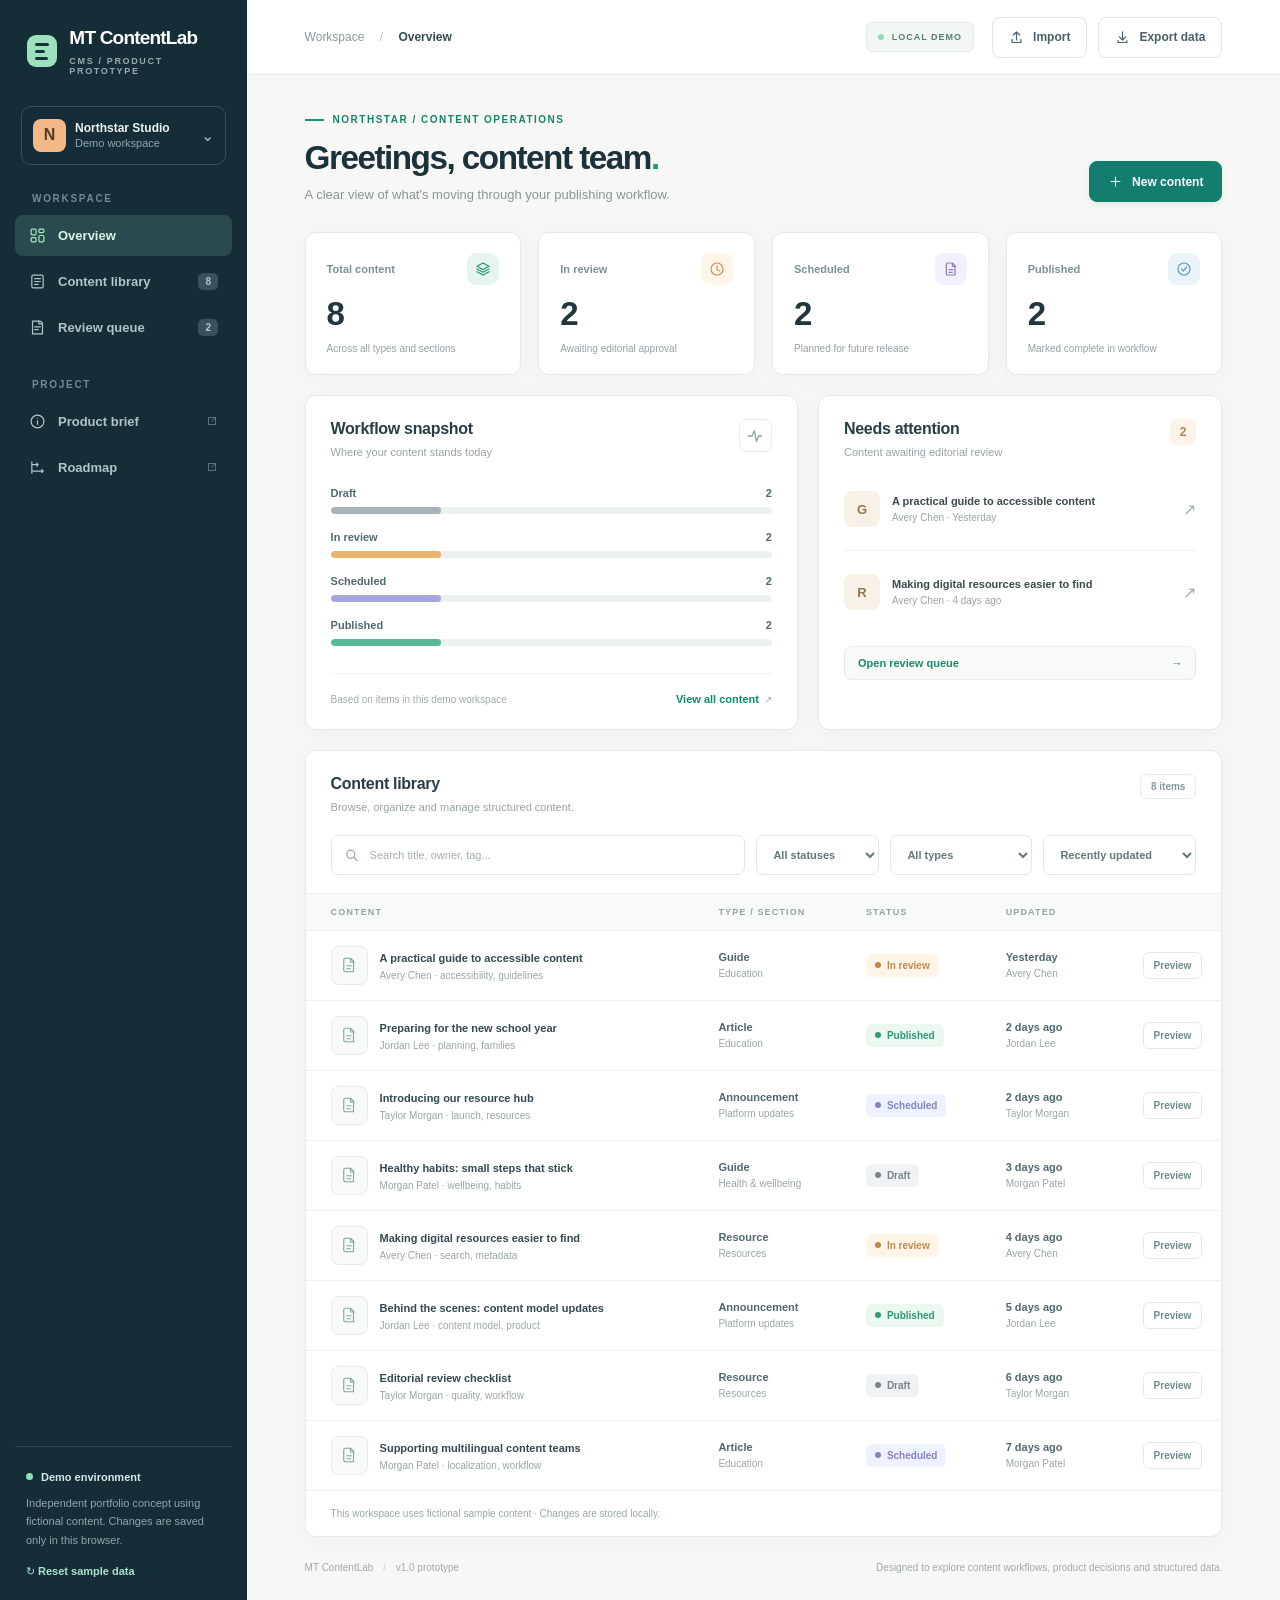
<file: index.html>
<!doctype html>
<html lang="en">
<head>
  <meta charset="utf-8">
  <meta name="viewport" content="width=device-width, initial-scale=1">
  <meta name="theme-color" content="#142b37">
  <meta name="description" content="MT ContentLab — a small, interactive CMS workflow prototype built as a product management portfolio project.">
  <title>MT ContentLab · Content workspace</title>
  <link rel="icon" href="favicon.svg" type="image/svg+xml">
  <link rel="stylesheet" href="styles.css">
  <script src="app.js" defer></script>
</head>
<body>
  <div class="app-shell">
    <aside class="sidebar" aria-label="Primary navigation">
      <div class="brand"><span class="brand-mark" aria-hidden="true"><span></span><span></span><span></span></span><div><strong>MT ContentLab</strong><small>CMS / PRODUCT PROTOTYPE</small></div></div>
      <div class="workspace-card"><span class="workspace-avatar">N</span><span><strong>Northstar Studio</strong><small>Demo workspace</small></span><span class="workspace-chevron">⌄</span></div>
      <div class="nav-label">WORKSPACE</div>
      <nav class="nav-links" aria-label="Sections">
        <button class="nav-link active" data-nav="overview" type="button"><svg viewBox="0 0 24 24" aria-hidden="true"><rect x="3" y="3" width="7" height="8" rx="1.5"/><rect x="14" y="3" width="7" height="5" rx="1.5"/><rect x="14" y="12" width="7" height="9" rx="1.5"/><rect x="3" y="15" width="7" height="6" rx="1.5"/></svg>Overview</button>
        <button class="nav-link" data-nav="library" type="button"><svg viewBox="0 0 24 24" aria-hidden="true"><rect x="4" y="3" width="16" height="18" rx="2"/><path d="M8 8h8M8 12h8M8 16h5"/></svg>Content library<span id="nav-count" class="nav-count">8</span></button>
        <button class="nav-link" data-nav="review" type="button"><svg viewBox="0 0 24 24" aria-hidden="true"><path d="M8 3h8l3 3v15H5V3h3"/><path d="M8 11h8M8 15h5M14 3v4h5"/></svg>Review queue<span id="review-count" class="nav-count">0</span></button>
      </nav>
      <div class="nav-label nav-label-secondary">PROJECT</div>
      <nav class="nav-links" aria-label="Project links">
        <a class="nav-link" href="docs/PRODUCT_BRIEF.html" target="_blank" rel="noopener noreferrer"><svg viewBox="0 0 24 24" aria-hidden="true"><circle cx="12" cy="12" r="9"/><path d="M12 11v5M12 7.5h.01"/></svg>Product brief<svg class="external-icon" viewBox="0 0 24 24" aria-hidden="true"><path d="M13 5h6v6M19 5l-8 8M19 13v6H5V5h6"/></svg></a>
        <a class="nav-link" href="docs/ROADMAP.html" target="_blank" rel="noopener noreferrer"><svg viewBox="0 0 24 24" aria-hidden="true"><path d="M4 4v16M4 8h9l-2-2m2 2-2 2M4 17h16l-2-2m2 2-2 2"/></svg>Roadmap<svg class="external-icon" viewBox="0 0 24 24" aria-hidden="true"><path d="M13 5h6v6M19 5l-8 8M19 13v6H5V5h6"/></svg></a>
      </nav>
      <div class="sidebar-bottom"><div class="demo-status"><span class="pulse-dot"></span>Demo environment</div><p>Independent portfolio concept using fictional content. Changes are saved only in this browser.</p><button id="reset-btn" class="text-button" type="button">↻ Reset sample data</button></div>
    </aside>
    <div class="main-column">
      <header class="topbar"><div class="crumbs">Workspace <span>/</span> <strong id="breadcrumb">Overview</strong></div><div class="topbar-actions"><span class="demo-badge"><span></span> LOCAL DEMO</span><button class="button button-subtle top-import" id="import-btn" type="button" title="Import a MT ContentLab JSON export"><svg viewBox="0 0 24 24" aria-hidden="true"><path d="M12 16V3m0 0L7 8m5-5 5 5M5 15v5h14v-5"/></svg>Import</button><button class="button button-subtle" id="export-btn" type="button"><svg viewBox="0 0 24 24" aria-hidden="true"><path d="M12 3v13m0 0-5-5m5 5 5-5M5 17v3h14v-3"/></svg>Export data</button></div></header>
      <main class="main-content">
        <div class="page-heading"><div><div class="eyebrow"><span class="eyebrow-line"></span> NORTHSTAR / CONTENT OPERATIONS</div><h1 id="page-title">Greetings, content team<span class="period">.</span></h1><p id="page-subtitle">A clear view of what's moving through your publishing workflow.</p></div><button class="button button-primary" id="new-content-btn" type="button"><svg viewBox="0 0 24 24" aria-hidden="true"><path d="M12 5v14M5 12h14"/></svg>New content</button></div>
        <section class="metrics-grid" id="metrics" aria-label="Content metrics"></section>
        <section class="overview-grid" id="overview-panels">
          <div class="panel panel-flow"><div class="section-head"><div><h2>Workflow snapshot</h2><p>Where your content stands today</p></div><span class="small-icon" aria-hidden="true"><svg viewBox="0 0 24 24"><path d="M3 12h5l3-7 3 14 3-7h4"/></svg></span></div><div id="workflow-bars" class="workflow-bars"></div><div class="panel-footer"><span>Based on items in this demo workspace</span><button type="button" id="view-all-btn" class="link-button">View all content <span aria-hidden="true">↗</span></button></div></div>
          <div class="panel panel-attention"><div class="section-head"><div><h2>Needs attention</h2><p>Content awaiting editorial review</p></div><span class="attention-count" id="attention-count">0</span></div><div id="attention-list" class="attention-list"></div><button type="button" id="open-review-btn" class="review-action">Open review queue <span aria-hidden="true">→</span></button></div>
        </section>
        <section class="panel library-panel" id="library-panel"><div class="section-head library-head"><div><h2 id="library-heading">Content library</h2><p id="library-description">Browse, organize and manage structured content.</p></div><span id="result-count" class="result-label">0 items</span></div>
          <div class="toolbar"><label class="search-wrap"><svg viewBox="0 0 24 24" aria-hidden="true"><circle cx="10.8" cy="10.8" r="6.5"/><path d="m16 16 5 5"/></svg><span class="sr-only">Search by title, summary, owner, or tag</span><input id="search-input" type="search" placeholder="Search title, owner, tag..." autocomplete="off"></label><label class="select-wrap"><span class="sr-only">Filter by status</span><select id="status-filter"><option value="All">All statuses</option><option>Draft</option><option>In review</option><option>Scheduled</option><option>Published</option></select></label><label class="select-wrap"><span class="sr-only">Filter by content type</span><select id="type-filter"><option value="All">All types</option><option>Article</option><option>Guide</option><option>Resource</option><option>Announcement</option></select></label><label class="select-wrap sort-wrap"><span class="sr-only">Sort content</span><select id="sort-select"><option value="updated-desc">Recently updated</option><option value="updated-asc">Oldest updated</option><option value="title-asc">Title A–Z</option></select></label></div>
          <div class="table-scroll"><table class="content-table"><thead><tr><th scope="col">CONTENT</th><th scope="col">TYPE / SECTION</th><th scope="col">STATUS</th><th scope="col">UPDATED</th><th scope="col"><span class="sr-only">Actions</span></th></tr></thead><tbody id="content-tbody"></tbody></table></div>
          <div id="empty-state" class="empty-state" hidden><div class="empty-illustration">⌕</div><h3>No content found</h3><p>Try changing the search or filter, or create a new item.</p><button type="button" id="clear-filters-btn" class="button button-subtle">Clear filters</button></div>
          <div class="table-footer">This workspace uses fictional sample content · Changes are stored locally.</div>
        </section>
        <footer class="page-footer"><span>MT ContentLab <span class="footer-sep">/</span> v1.0 prototype</span><span>Designed to explore content workflows, product decisions and structured data.</span></footer>
      </main>
    </div>
  </div>
  <dialog class="editor-dialog" id="editor-dialog" aria-labelledby="editor-heading"><div class="dialog-shell"><div class="dialog-top"><div><div class="drawer-kicker">CONTENT RECORD</div><h2 id="editor-heading">Create new content</h2></div><button type="button" class="icon-button" id="close-editor" aria-label="Close editor">×</button></div><div class="dialog-content"><form id="editor-form" novalidate><input type="hidden" id="edit-id"><div class="form-group"><label for="field-title">Title <span class="required">*</span></label><input id="field-title" type="text" maxlength="140" required placeholder="Give this content a clear title"><div class="field-help">Write for the reader, not the system.</div></div><div class="form-row"><div class="form-group"><label for="field-type">Content type</label><select id="field-type"><option>Article</option><option>Guide</option><option>Resource</option><option>Announcement</option></select></div><div class="form-group"><label for="field-section">Section</label><select id="field-section"><option>Education</option><option>Health & wellbeing</option><option>Platform updates</option><option>Resources</option></select></div></div><div class="form-group"><label for="field-slug">URL slug</label><input id="field-slug" type="text" maxlength="140" pattern="[a-z0-9-]*" placeholder="my-article-title"><div class="field-help">A suggested identifier for a future publishing system.</div></div><div class="form-group"><label for="field-summary">Summary</label><textarea id="field-summary" rows="2" maxlength="260" placeholder="One or two sentences describing the content"></textarea></div><div class="form-group"><label for="field-body">Body content</label><textarea id="field-body" rows="7" placeholder="Start writing here..."></textarea><div class="field-help">Plain text for this prototype. Separate paragraphs with a blank line.</div></div><div class="form-row"><div class="form-group"><label for="field-owner">Owner</label><input id="field-owner" type="text" maxlength="70" placeholder="Editorial team"></div><div class="form-group"><label for="field-tags">Tags</label><input id="field-tags" type="text" maxlength="180" placeholder="workflow, accessibility"><div class="field-help">Separate tags with commas.</div></div></div><div class="form-row"><div class="form-group"><label for="field-status">Workflow status</label><select id="field-status"><option>Draft</option><option>In review</option><option>Scheduled</option><option>Published</option></select></div><div class="form-group"><label for="field-publish-at">Planned publish date</label><input id="field-publish-at" type="date"><div class="field-help">Planning metadata only; no automatic publishing.</div></div></div><div id="form-error" class="form-error" role="alert" hidden></div></form></div><div class="dialog-footer"><button id="delete-content-btn" type="button" class="button button-danger" hidden>Delete</button><div class="dialog-footer-right"><button id="cancel-editor" type="button" class="button button-subtle">Cancel</button><button id="save-content-btn" type="submit" form="editor-form" class="button button-primary">Save content</button></div></div></div></dialog>
  <dialog class="preview-dialog" id="preview-dialog" aria-labelledby="preview-heading"><div class="preview-shell"><div class="preview-top"><div><span class="drawer-kicker">READER PREVIEW</span><h2 id="preview-heading">Content preview</h2></div><button id="close-preview" class="icon-button" type="button" aria-label="Close preview">×</button></div><div id="preview-body" class="preview-body"></div><div class="preview-bottom">Preview only — this prototype does not publish to a live CMS.</div></div></dialog>
  <input id="import-file" type="file" accept=".json,application/json" hidden>
  <div class="toast" id="toast" role="status" aria-live="polite"></div>
</body>
</html>
</file>
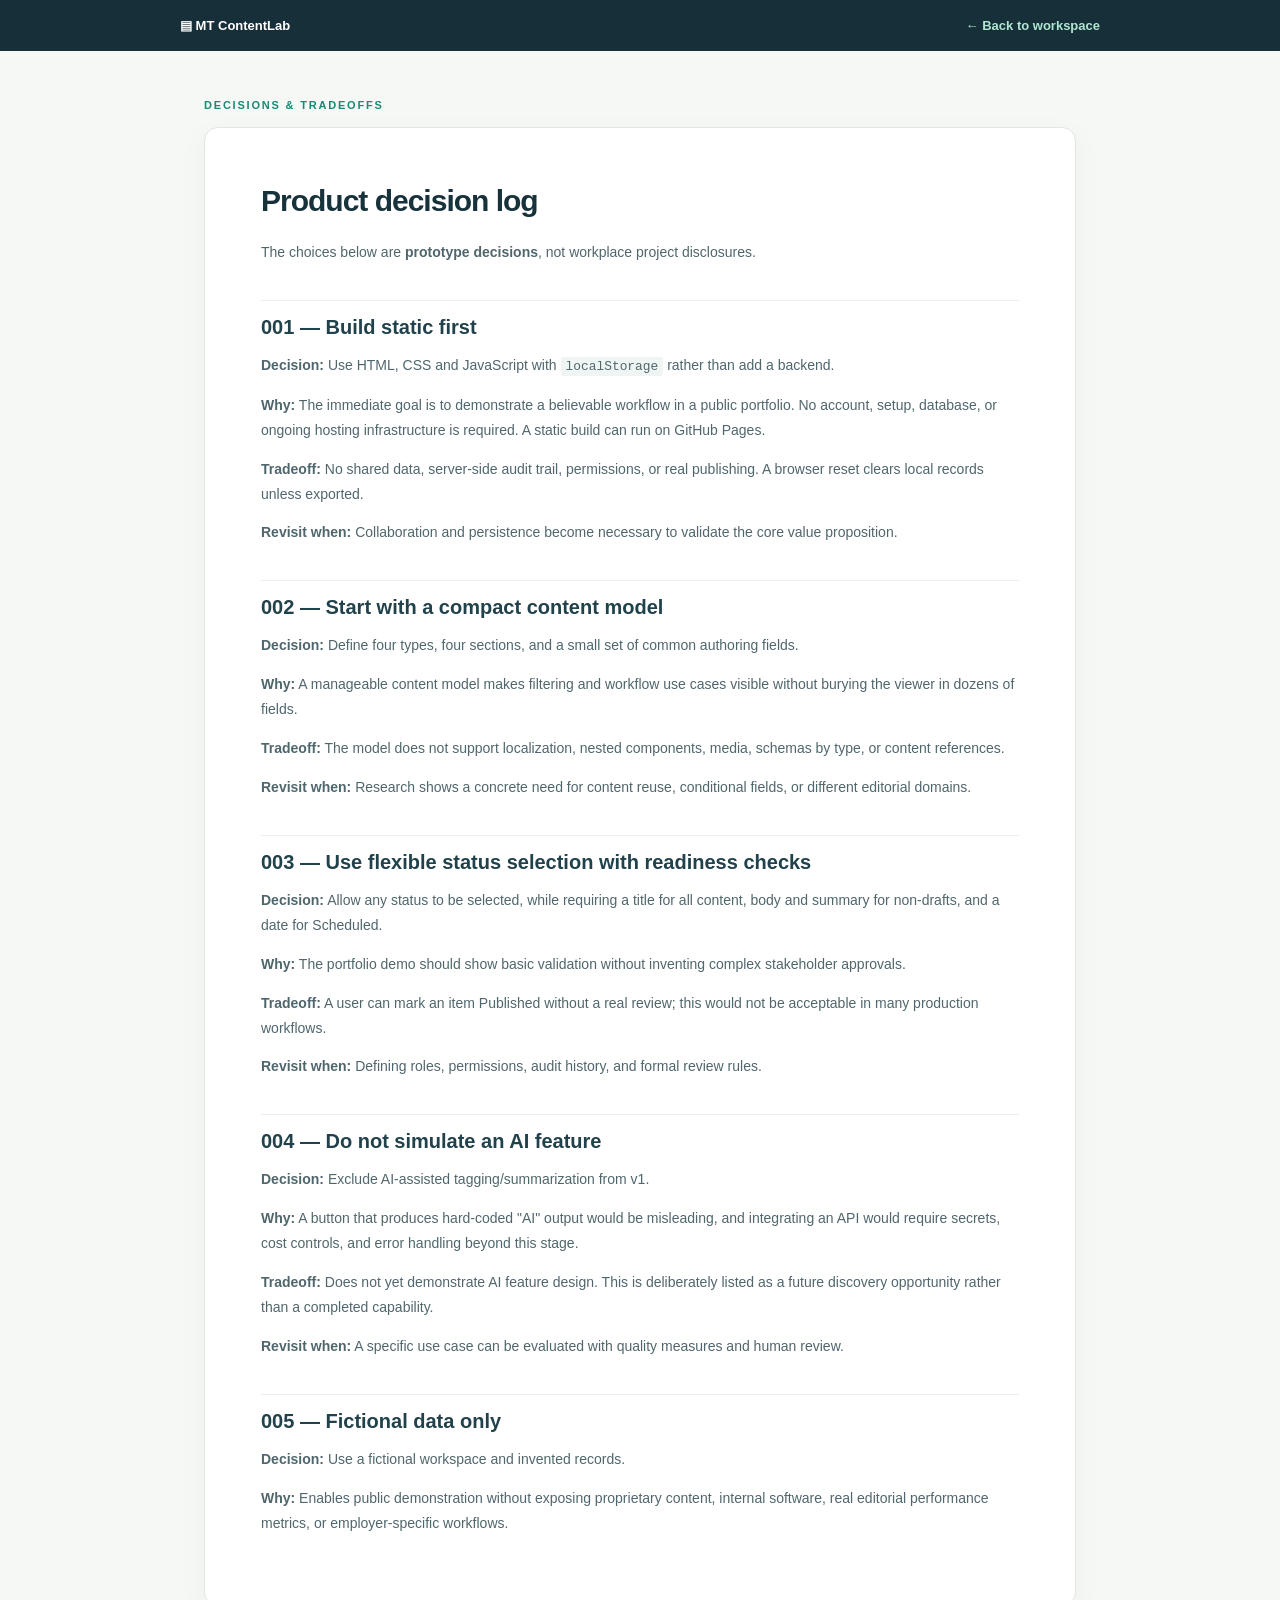
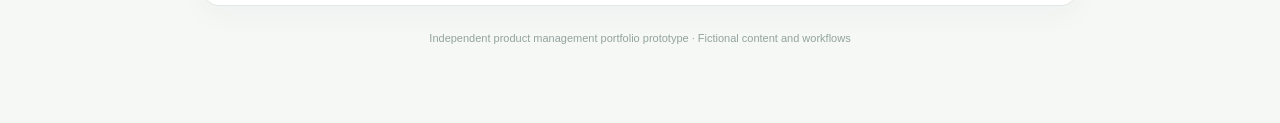
<file: docs/DECISIONS.html>
<!doctype html><html lang="en"><head><meta charset="utf-8"><meta name="viewport" content="width=device-width,initial-scale=1"><title>Decision log · MT ContentLab</title><link rel="icon" href="../favicon.svg" type="image/svg+xml"><style>
:root{font-family:-apple-system,BlinkMacSystemFont,'Segoe UI',sans-serif;color:#274049;background:#f6f8f6}*{box-sizing:border-box}body{margin:0}a{color:#087965}nav{display:flex;justify-content:space-between;align-items:center;gap:20px;background:#162f39;color:#fff;padding:18px max(20px,calc((100vw - 920px)/2));font-size:13px;font-weight:700}nav a{color:#b1e6d1;text-decoration:none}nav a:hover{text-decoration:underline}.wrap{max-width:920px;margin:0 auto;padding:48px 24px 80px}.eyebrow{letter-spacing:1.8px;font-size:11px;color:#168a73;font-weight:800}.paper{background:white;border:1px solid #e1e8e3;box-shadow:0 8px 30px rgba(19,49,49,.04);border-radius:14px;padding:clamp(22px,5vw,56px);margin-top:16px}.paper h1{margin:0 0 22px;font-size:30px;color:#18323c;letter-spacing:-1px}.paper h2{font-size:20px;margin:35px 0 14px;padding-top:15px;border-top:1px solid #ebefec;color:#21414b}.paper h3{font-size:16px;margin-top:27px;color:#23564f}.paper p,.paper li{font-size:14px;line-height:1.78;color:#50666d}.paper ul,.paper ol{padding-left:24px}.paper code{background:#eff5f2;border-radius:3px;padding:2px 5px;font-size:.92em}.paper pre{white-space:pre-wrap;padding:17px;background:#172f38;color:#d9f5e6;border-radius:7px;overflow:auto}.paper pre code{color:inherit;background:transparent}.paper table{border-collapse:collapse;width:100%;font-size:12px;margin:20px 0}.paper td,.paper th{text-align:left;vertical-align:top;padding:12px;border:1px solid #dde6e0;line-height:1.55}.paper th{background:#f2f6f3}.paper td{color:#566c72}blockquote{border-left:3px solid #8bcfb5;margin:18px 0;padding:5px 18px;background:#f7faf8}footer{font-size:11px;color:#92a39e;margin-top:26px;text-align:center}@media(max-width:600px){.wrap{padding:25px 10px 55px}.paper table{display:block;overflow:auto}}
</style></head><body><nav><span>▤ MT ContentLab</span><a href="../index.html">← Back to workspace</a></nav><div class="wrap"><div class="eyebrow">DECISIONS &amp; TRADEOFFS</div><article class="paper"><h1>Product decision log</h1>
<p>The choices below are <strong>prototype decisions</strong>, not workplace project disclosures.</p>
<h2>001 — Build static first</h2>
<p><strong>Decision:</strong> Use HTML, CSS and JavaScript with <code>localStorage</code> rather than add a backend.</p>
<p><strong>Why:</strong> The immediate goal is to demonstrate a believable workflow in a public portfolio. No account, setup, database, or ongoing hosting infrastructure is required. A static build can run on GitHub Pages.</p>
<p><strong>Tradeoff:</strong> No shared data, server-side audit trail, permissions, or real publishing. A browser reset clears local records unless exported.</p>
<p><strong>Revisit when:</strong> Collaboration and persistence become necessary to validate the core value proposition.</p>
<h2>002 — Start with a compact content model</h2>
<p><strong>Decision:</strong> Define four types, four sections, and a small set of common authoring fields.</p>
<p><strong>Why:</strong> A manageable content model makes filtering and workflow use cases visible without burying the viewer in dozens of fields.</p>
<p><strong>Tradeoff:</strong> The model does not support localization, nested components, media, schemas by type, or content references.</p>
<p><strong>Revisit when:</strong> Research shows a concrete need for content reuse, conditional fields, or different editorial domains.</p>
<h2>003 — Use flexible status selection with readiness checks</h2>
<p><strong>Decision:</strong> Allow any status to be selected, while requiring a title for all content, body and summary for non-drafts, and a date for Scheduled.</p>
<p><strong>Why:</strong> The portfolio demo should show basic validation without inventing complex stakeholder approvals.</p>
<p><strong>Tradeoff:</strong> A user can mark an item Published without a real review; this would not be acceptable in many production workflows.</p>
<p><strong>Revisit when:</strong> Defining roles, permissions, audit history, and formal review rules.</p>
<h2>004 — Do not simulate an AI feature</h2>
<p><strong>Decision:</strong> Exclude AI-assisted tagging/summarization from v1.</p>
<p><strong>Why:</strong> A button that produces hard-coded &quot;AI&quot; output would be misleading, and integrating an API would require secrets, cost controls, and error handling beyond this stage.</p>
<p><strong>Tradeoff:</strong> Does not yet demonstrate AI feature design. This is deliberately listed as a future discovery opportunity rather than a completed capability.</p>
<p><strong>Revisit when:</strong> A specific use case can be evaluated with quality measures and human review.</p>
<h2>005 — Fictional data only</h2>
<p><strong>Decision:</strong> Use a fictional workspace and invented records.</p>
<p><strong>Why:</strong> Enables public demonstration without exposing proprietary content, internal software, real editorial performance metrics, or employer-specific workflows.</p>
</article><footer>Independent product management portfolio prototype · Fictional content and workflows</footer></div></body></html>
</file>
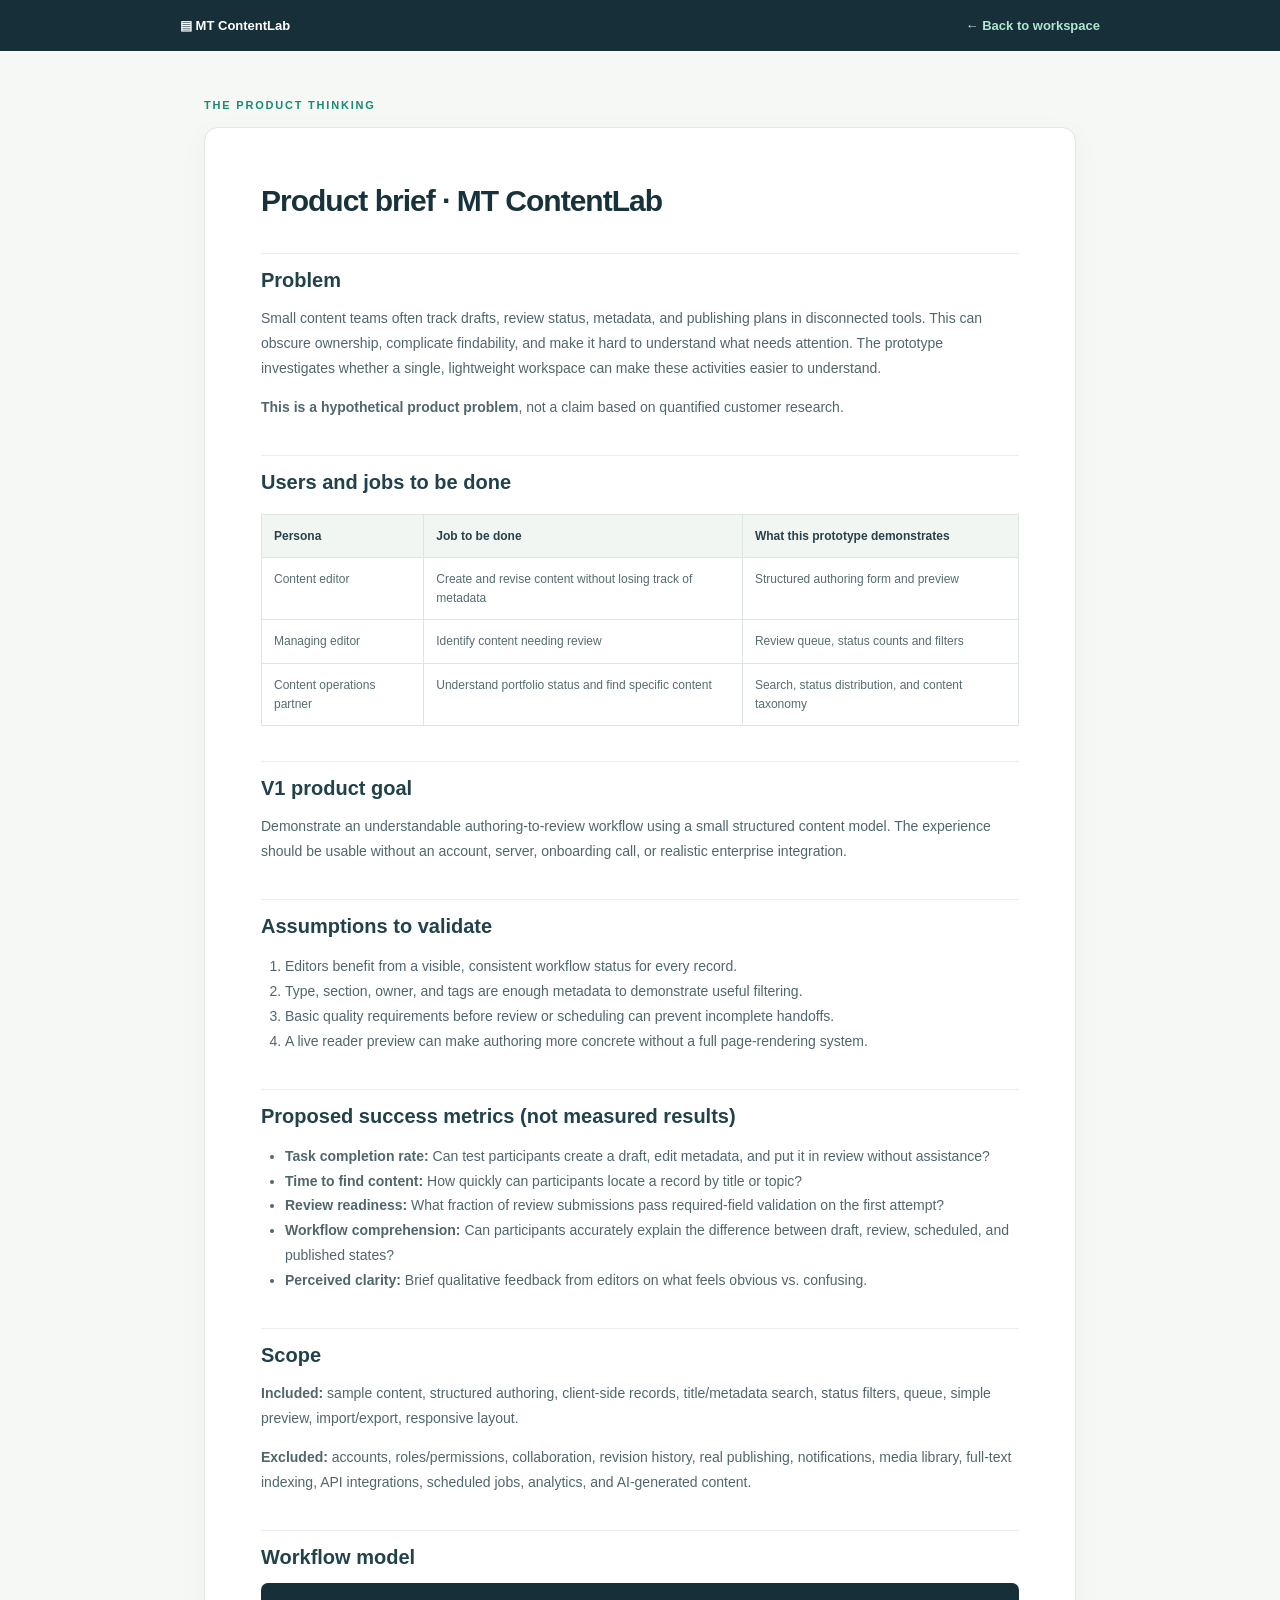
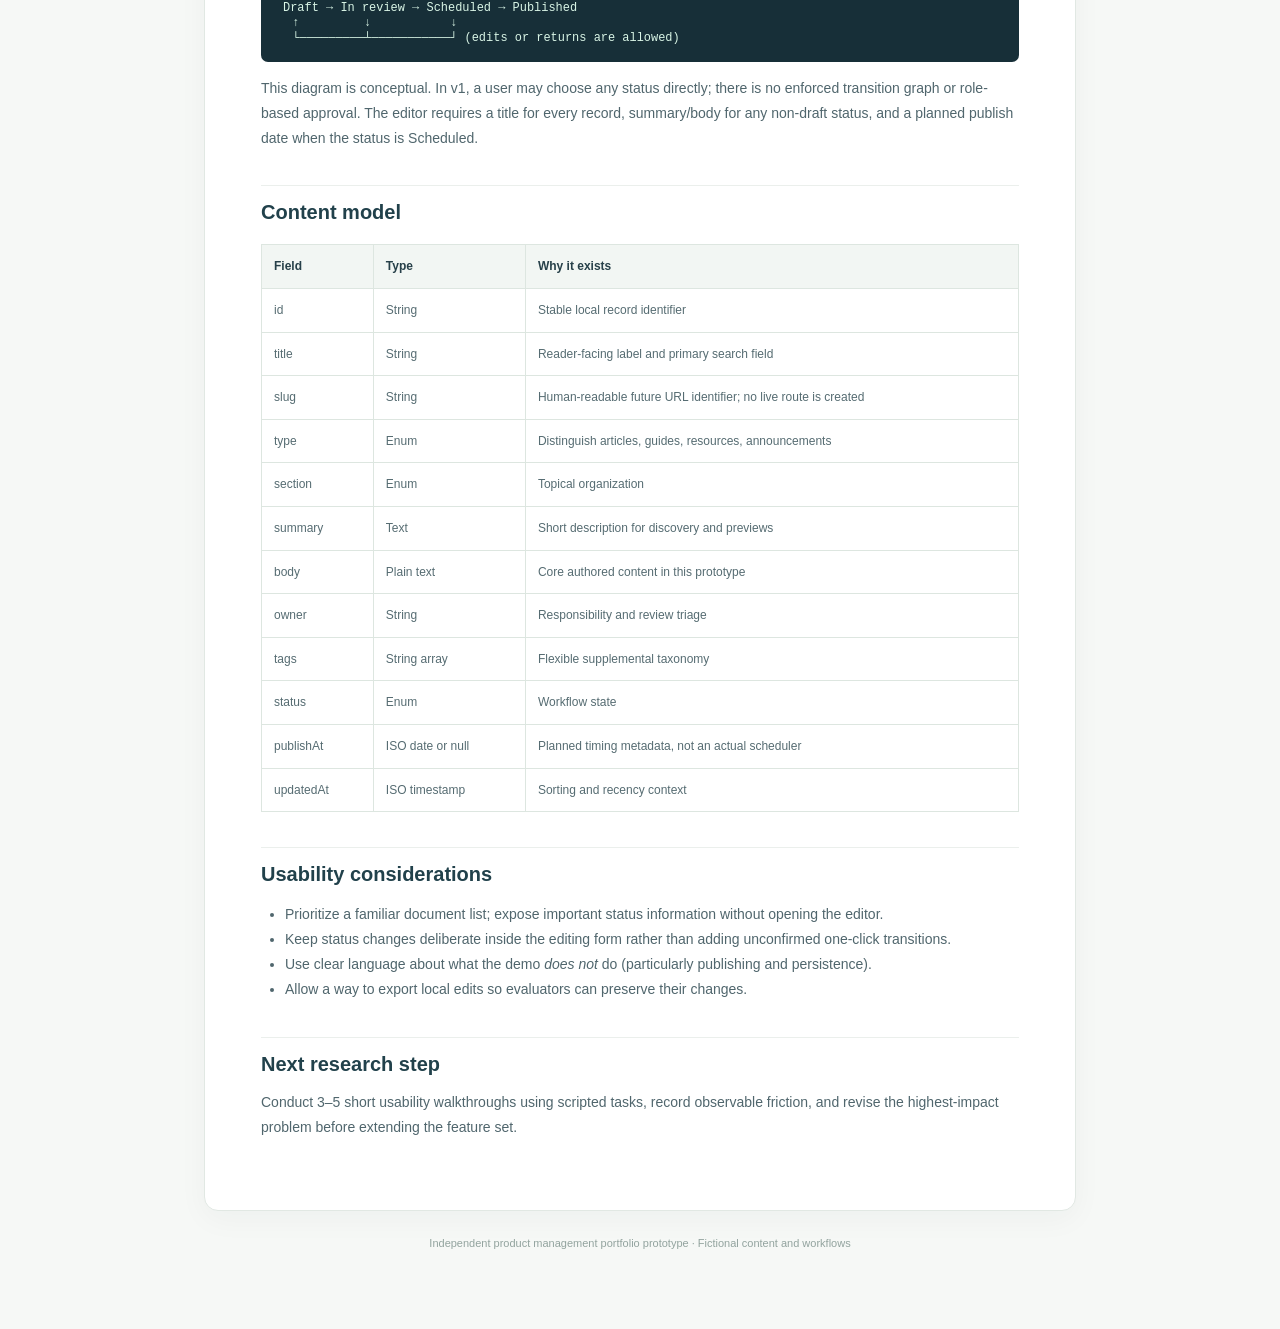
<file: docs/PRODUCT_BRIEF.html>
<!doctype html><html lang="en"><head><meta charset="utf-8"><meta name="viewport" content="width=device-width,initial-scale=1"><title>Product brief · MT ContentLab</title><link rel="icon" href="../favicon.svg" type="image/svg+xml"><style>
:root{font-family:-apple-system,BlinkMacSystemFont,'Segoe UI',sans-serif;color:#274049;background:#f6f8f6}*{box-sizing:border-box}body{margin:0}a{color:#087965}nav{display:flex;justify-content:space-between;align-items:center;gap:20px;background:#162f39;color:#fff;padding:18px max(20px,calc((100vw - 920px)/2));font-size:13px;font-weight:700}nav a{color:#b1e6d1;text-decoration:none}nav a:hover{text-decoration:underline}.wrap{max-width:920px;margin:0 auto;padding:48px 24px 80px}.eyebrow{letter-spacing:1.8px;font-size:11px;color:#168a73;font-weight:800}.paper{background:white;border:1px solid #e1e8e3;box-shadow:0 8px 30px rgba(19,49,49,.04);border-radius:14px;padding:clamp(22px,5vw,56px);margin-top:16px}.paper h1{margin:0 0 22px;font-size:30px;color:#18323c;letter-spacing:-1px}.paper h2{font-size:20px;margin:35px 0 14px;padding-top:15px;border-top:1px solid #ebefec;color:#21414b}.paper h3{font-size:16px;margin-top:27px;color:#23564f}.paper p,.paper li{font-size:14px;line-height:1.78;color:#50666d}.paper ul,.paper ol{padding-left:24px}.paper code{background:#eff5f2;border-radius:3px;padding:2px 5px;font-size:.92em}.paper pre{white-space:pre-wrap;padding:17px;background:#172f38;color:#d9f5e6;border-radius:7px;overflow:auto}.paper pre code{color:inherit;background:transparent}.paper table{border-collapse:collapse;width:100%;font-size:12px;margin:20px 0}.paper td,.paper th{text-align:left;vertical-align:top;padding:12px;border:1px solid #dde6e0;line-height:1.55}.paper th{background:#f2f6f3}.paper td{color:#566c72}blockquote{border-left:3px solid #8bcfb5;margin:18px 0;padding:5px 18px;background:#f7faf8}footer{font-size:11px;color:#92a39e;margin-top:26px;text-align:center}@media(max-width:600px){.wrap{padding:25px 10px 55px}.paper table{display:block;overflow:auto}}
</style></head><body><nav><span>▤ MT ContentLab</span><a href="../index.html">← Back to workspace</a></nav><div class="wrap"><div class="eyebrow">THE PRODUCT THINKING</div><article class="paper"><h1>Product brief · MT ContentLab</h1>
<h2>Problem</h2>
<p>Small content teams often track drafts, review status, metadata, and publishing plans in disconnected tools. This can obscure ownership, complicate findability, and make it hard to understand what needs attention. The prototype investigates whether a single, lightweight workspace can make these activities easier to understand.</p>
<p><strong>This is a hypothetical product problem</strong>, not a claim based on quantified customer research.</p>
<h2>Users and jobs to be done</h2>
<table>
<thead>
<tr>
  <th>Persona</th>
  <th>Job to be done</th>
  <th>What this prototype demonstrates</th>
</tr>
</thead>
<tbody>
<tr>
  <td>Content editor</td>
  <td>Create and revise content without losing track of metadata</td>
  <td>Structured authoring form and preview</td>
</tr>
<tr>
  <td>Managing editor</td>
  <td>Identify content needing review</td>
  <td>Review queue, status counts and filters</td>
</tr>
<tr>
  <td>Content operations partner</td>
  <td>Understand portfolio status and find specific content</td>
  <td>Search, status distribution, and content taxonomy</td>
</tr>
</tbody>
</table>
<h2>V1 product goal</h2>
<p>Demonstrate an understandable authoring-to-review workflow using a small structured content model. The experience should be usable without an account, server, onboarding call, or realistic enterprise integration.</p>
<h2>Assumptions to validate</h2>
<ol>
<li>Editors benefit from a visible, consistent workflow status for every record.</li>
<li>Type, section, owner, and tags are enough metadata to demonstrate useful filtering.</li>
<li>Basic quality requirements before review or scheduling can prevent incomplete handoffs.</li>
<li>A live reader preview can make authoring more concrete without a full page-rendering system.</li>
</ol>
<h2>Proposed success metrics (not measured results)</h2>
<ul>
<li><strong>Task completion rate:</strong> Can test participants create a draft, edit metadata, and put it in review without assistance?</li>
<li><strong>Time to find content:</strong> How quickly can participants locate a record by title or topic?</li>
<li><strong>Review readiness:</strong> What fraction of review submissions pass required-field validation on the first attempt?</li>
<li><strong>Workflow comprehension:</strong> Can participants accurately explain the difference between draft, review, scheduled, and published states?</li>
<li><strong>Perceived clarity:</strong> Brief qualitative feedback from editors on what feels obvious vs. confusing.</li>
</ul>
<h2>Scope</h2>
<p><strong>Included:</strong> sample content, structured authoring, client-side records, title/metadata search, status filters, queue, simple preview, import/export, responsive layout.</p>
<p><strong>Excluded:</strong> accounts, roles/permissions, collaboration, revision history, real publishing, notifications, media library, full-text indexing, API integrations, scheduled jobs, analytics, and AI-generated content.</p>
<h2>Workflow model</h2>
<pre><code class="language-text">Draft → In review → Scheduled → Published
  ↑         ↓           ↓
  └─────────┴───────────┘ (edits or returns are allowed)
</code></pre>
<p>This diagram is conceptual. In v1, a user may choose any status directly; there is no enforced transition graph or role-based approval. The editor requires a title for every record, summary/body for any non-draft status, and a planned publish date when the status is Scheduled.</p>
<h2>Content model</h2>
<table>
<thead>
<tr>
  <th>Field</th>
  <th>Type</th>
  <th>Why it exists</th>
</tr>
</thead>
<tbody>
<tr>
  <td>id</td>
  <td>String</td>
  <td>Stable local record identifier</td>
</tr>
<tr>
  <td>title</td>
  <td>String</td>
  <td>Reader-facing label and primary search field</td>
</tr>
<tr>
  <td>slug</td>
  <td>String</td>
  <td>Human-readable future URL identifier; no live route is created</td>
</tr>
<tr>
  <td>type</td>
  <td>Enum</td>
  <td>Distinguish articles, guides, resources, announcements</td>
</tr>
<tr>
  <td>section</td>
  <td>Enum</td>
  <td>Topical organization</td>
</tr>
<tr>
  <td>summary</td>
  <td>Text</td>
  <td>Short description for discovery and previews</td>
</tr>
<tr>
  <td>body</td>
  <td>Plain text</td>
  <td>Core authored content in this prototype</td>
</tr>
<tr>
  <td>owner</td>
  <td>String</td>
  <td>Responsibility and review triage</td>
</tr>
<tr>
  <td>tags</td>
  <td>String array</td>
  <td>Flexible supplemental taxonomy</td>
</tr>
<tr>
  <td>status</td>
  <td>Enum</td>
  <td>Workflow state</td>
</tr>
<tr>
  <td>publishAt</td>
  <td>ISO date or null</td>
  <td>Planned timing metadata, not an actual scheduler</td>
</tr>
<tr>
  <td>updatedAt</td>
  <td>ISO timestamp</td>
  <td>Sorting and recency context</td>
</tr>
</tbody>
</table>
<h2>Usability considerations</h2>
<ul>
<li>Prioritize a familiar document list; expose important status information without opening the editor.</li>
<li>Keep status changes deliberate inside the editing form rather than adding unconfirmed one-click transitions.</li>
<li>Use clear language about what the demo <em>does not</em> do (particularly publishing and persistence).</li>
<li>Allow a way to export local edits so evaluators can preserve their changes.</li>
</ul>
<h2>Next research step</h2>
<p>Conduct 3–5 short usability walkthroughs using scripted tasks, record observable friction, and revise the highest-impact problem before extending the feature set.</p>
</article><footer>Independent product management portfolio prototype · Fictional content and workflows</footer></div></body></html>
</file>
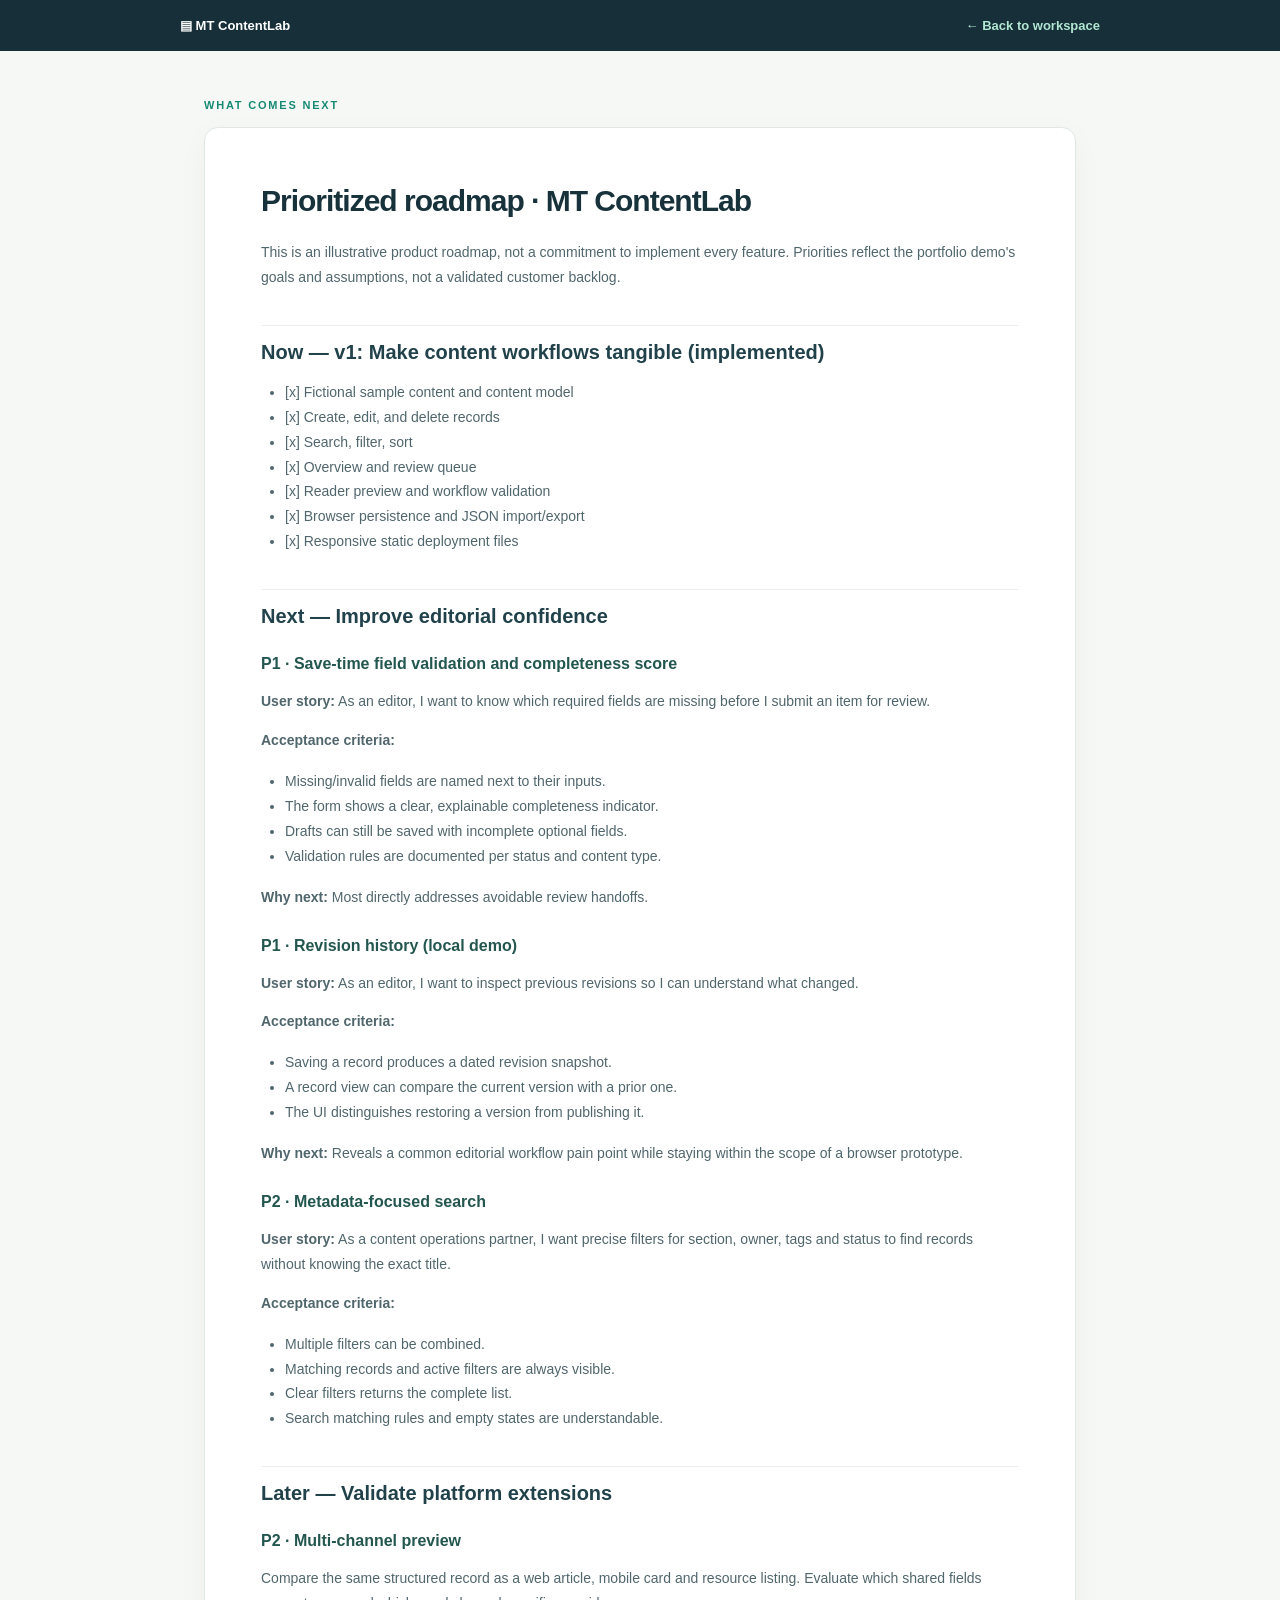
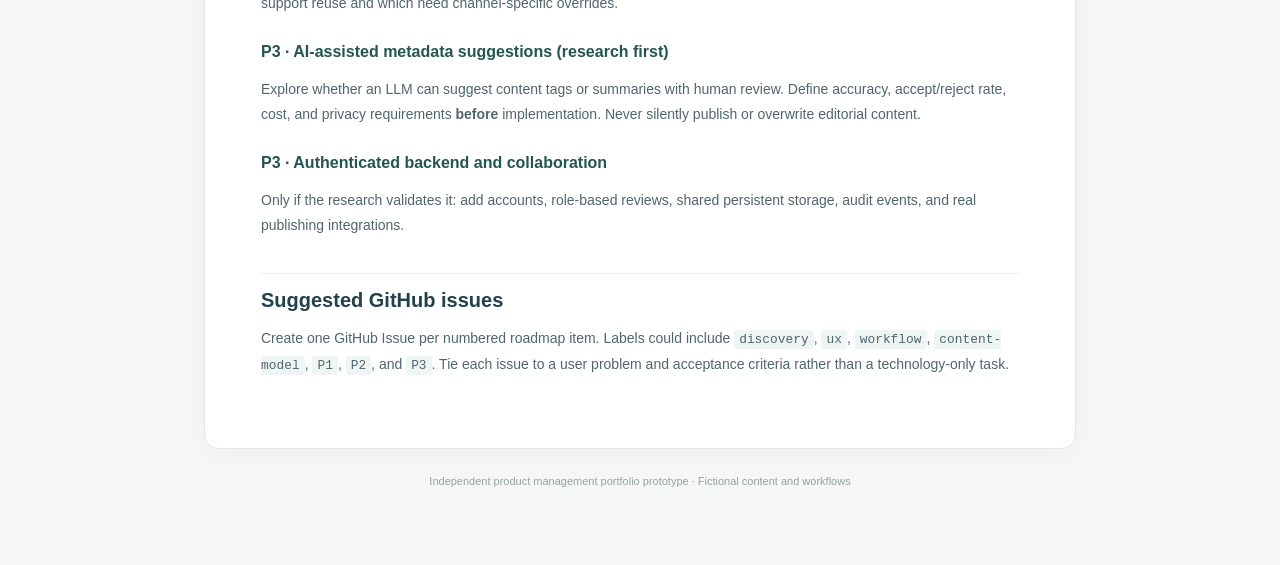
<file: docs/ROADMAP.html>
<!doctype html><html lang="en"><head><meta charset="utf-8"><meta name="viewport" content="width=device-width,initial-scale=1"><title>Product roadmap · MT ContentLab</title><link rel="icon" href="../favicon.svg" type="image/svg+xml"><style>
:root{font-family:-apple-system,BlinkMacSystemFont,'Segoe UI',sans-serif;color:#274049;background:#f6f8f6}*{box-sizing:border-box}body{margin:0}a{color:#087965}nav{display:flex;justify-content:space-between;align-items:center;gap:20px;background:#162f39;color:#fff;padding:18px max(20px,calc((100vw - 920px)/2));font-size:13px;font-weight:700}nav a{color:#b1e6d1;text-decoration:none}nav a:hover{text-decoration:underline}.wrap{max-width:920px;margin:0 auto;padding:48px 24px 80px}.eyebrow{letter-spacing:1.8px;font-size:11px;color:#168a73;font-weight:800}.paper{background:white;border:1px solid #e1e8e3;box-shadow:0 8px 30px rgba(19,49,49,.04);border-radius:14px;padding:clamp(22px,5vw,56px);margin-top:16px}.paper h1{margin:0 0 22px;font-size:30px;color:#18323c;letter-spacing:-1px}.paper h2{font-size:20px;margin:35px 0 14px;padding-top:15px;border-top:1px solid #ebefec;color:#21414b}.paper h3{font-size:16px;margin-top:27px;color:#23564f}.paper p,.paper li{font-size:14px;line-height:1.78;color:#50666d}.paper ul,.paper ol{padding-left:24px}.paper code{background:#eff5f2;border-radius:3px;padding:2px 5px;font-size:.92em}.paper pre{white-space:pre-wrap;padding:17px;background:#172f38;color:#d9f5e6;border-radius:7px;overflow:auto}.paper pre code{color:inherit;background:transparent}.paper table{border-collapse:collapse;width:100%;font-size:12px;margin:20px 0}.paper td,.paper th{text-align:left;vertical-align:top;padding:12px;border:1px solid #dde6e0;line-height:1.55}.paper th{background:#f2f6f3}.paper td{color:#566c72}blockquote{border-left:3px solid #8bcfb5;margin:18px 0;padding:5px 18px;background:#f7faf8}footer{font-size:11px;color:#92a39e;margin-top:26px;text-align:center}@media(max-width:600px){.wrap{padding:25px 10px 55px}.paper table{display:block;overflow:auto}}
</style></head><body><nav><span>▤ MT ContentLab</span><a href="../index.html">← Back to workspace</a></nav><div class="wrap"><div class="eyebrow">WHAT COMES NEXT</div><article class="paper"><h1>Prioritized roadmap · MT ContentLab</h1>
<p>This is an illustrative product roadmap, not a commitment to implement every feature. Priorities reflect the portfolio demo's goals and assumptions, not a validated customer backlog.</p>
<h2>Now — v1: Make content workflows tangible (implemented)</h2>
<ul>
<li>[x] Fictional sample content and content model</li>
<li>[x] Create, edit, and delete records</li>
<li>[x] Search, filter, sort</li>
<li>[x] Overview and review queue</li>
<li>[x] Reader preview and workflow validation</li>
<li>[x] Browser persistence and JSON import/export</li>
<li>[x] Responsive static deployment files</li>
</ul>
<h2>Next — Improve editorial confidence</h2>
<h3>P1 · Save-time field validation and completeness score</h3>
<p><strong>User story:</strong> As an editor, I want to know which required fields are missing before I submit an item for review.</p>
<p><strong>Acceptance criteria:</strong></p>
<ul>
<li>Missing/invalid fields are named next to their inputs.</li>
<li>The form shows a clear, explainable completeness indicator.</li>
<li>Drafts can still be saved with incomplete optional fields.</li>
<li>Validation rules are documented per status and content type.</li>
</ul>
<p><strong>Why next:</strong> Most directly addresses avoidable review handoffs.</p>
<h3>P1 · Revision history (local demo)</h3>
<p><strong>User story:</strong> As an editor, I want to inspect previous revisions so I can understand what changed.</p>
<p><strong>Acceptance criteria:</strong></p>
<ul>
<li>Saving a record produces a dated revision snapshot.</li>
<li>A record view can compare the current version with a prior one.</li>
<li>The UI distinguishes restoring a version from publishing it.</li>
</ul>
<p><strong>Why next:</strong> Reveals a common editorial workflow pain point while staying within the scope of a browser prototype.</p>
<h3>P2 · Metadata-focused search</h3>
<p><strong>User story:</strong> As a content operations partner, I want precise filters for section, owner, tags and status to find records without knowing the exact title.</p>
<p><strong>Acceptance criteria:</strong></p>
<ul>
<li>Multiple filters can be combined.</li>
<li>Matching records and active filters are always visible.</li>
<li>Clear filters returns the complete list.</li>
<li>Search matching rules and empty states are understandable.</li>
</ul>
<h2>Later — Validate platform extensions</h2>
<h3>P2 · Multi-channel preview</h3>
<p>Compare the same structured record as a web article, mobile card and resource listing. Evaluate which shared fields support reuse and which need channel-specific overrides.</p>
<h3>P3 · AI-assisted metadata suggestions (research first)</h3>
<p>Explore whether an LLM can suggest content tags or summaries with human review. Define accuracy, accept/reject rate, cost, and privacy requirements <strong>before</strong> implementation. Never silently publish or overwrite editorial content.</p>
<h3>P3 · Authenticated backend and collaboration</h3>
<p>Only if the research validates it: add accounts, role-based reviews, shared persistent storage, audit events, and real publishing integrations.</p>
<h2>Suggested GitHub issues</h2>
<p>Create one GitHub Issue per numbered roadmap item. Labels could include <code>discovery</code>, <code>ux</code>, <code>workflow</code>, <code>content-model</code>, <code>P1</code>, <code>P2</code>, and <code>P3</code>. Tie each issue to a user problem and acceptance criteria rather than a technology-only task.</p>
</article><footer>Independent product management portfolio prototype · Fictional content and workflows</footer></div></body></html>
</file>
<file: styles.css>
:root{font-family:'DM Sans',-apple-system,BlinkMacSystemFont,'Segoe UI',sans-serif;color:#253840;background:#f7f8f6;font-synthesis:none;--ink:#1b323b;--muted:#829096;--green:#0c826c;--dark:#152d37;--border:#e6eae7;--white:#fff;--shadow:0 3px 22px rgba(22,44,47,.035)}*{box-sizing:border-box}body{margin:0;min-width:320px}button,input,select,textarea{font:inherit}button{cursor:pointer}button:disabled{opacity:.55;cursor:not-allowed}a{color:inherit;text-decoration:none}button:focus-visible,a:focus-visible,input:focus-visible,select:focus-visible,textarea:focus-visible{outline:3px solid #7bcab2;outline-offset:2px}.sr-only{position:absolute!important;clip:rect(0,0,0,0);width:1px;height:1px;overflow:hidden;white-space:nowrap}.app-shell{min-height:100vh;display:flex}.sidebar{background:var(--dark);color:#c2d2d4;width:247px;min-width:247px;padding:27px 15px 22px;display:flex;flex-direction:column;min-height:100vh}.brand{display:flex;gap:12px;align-items:center;padding:0 12px 30px;color:#fff}.brand strong{font:800 21px/1.2 Manrope,sans-serif;letter-spacing:-.9px}.brand small{display:block;font-size:9px;font-weight:700;letter-spacing:1.65px;color:#91aeb2;margin-top:6px}.brand-mark{background:#9ce1bd;width:32px;height:32px;border-radius:9px;display:grid;align-content:center;gap:4px;padding:8px}.brand-mark span{display:block;height:3px;background:#14313b;border-radius:3px}.brand-mark span:nth-child(2){width:70%}.brand-mark span:nth-child(3){width:88%}.workspace-card{border:1px solid #3a5058;border-radius:10px;margin:0 6px 28px;padding:12px 11px;display:flex;align-items:center;gap:9px}.workspace-avatar{display:grid;place-items:center;background:#f2b887;color:#563b26;border-radius:8px;width:33px;height:33px;font-weight:800}.workspace-card strong,.workspace-card small{display:block}.workspace-card strong{font-size:12px;color:#ecf5f3}.workspace-card small{color:#90a7ad;font-size:11px;margin-top:2px}.workspace-chevron{margin-left:auto;color:#b0bec3}.nav-label{font-size:10px;letter-spacing:1.7px;color:#718b93;font-weight:800;padding:0 17px;margin-bottom:11px}.nav-label-secondary{margin-top:31px}.nav-links{display:grid;gap:5px}.nav-link{width:100%;display:flex;align-items:center;gap:12px;text-align:left;padding:12px 14px;border:0;background:transparent;border-radius:8px;color:#b3c4c8;font-size:13px;font-weight:600}.nav-link svg{width:17px;height:17px;fill:none;stroke:currentColor;stroke-width:1.7;stroke-linecap:round;stroke-linejoin:round}.nav-link:hover{background:#273f47;color:#fff}.nav-link.active{background:#2b4a4d;color:#d8f6e9}.nav-link.active svg{stroke:#a4e8c5}.nav-count{margin-left:auto;background:#38515a;font-size:10px;font-weight:700;border-radius:5px;padding:3px 7px}.nav-link .external-icon{margin-left:auto;width:12px;height:12px;opacity:.55}.sidebar-bottom{margin-top:auto;border-top:1px solid #2d4650;padding:24px 11px 0}.sidebar-bottom p{font-size:11px;line-height:1.7;color:#8fa7ad;margin:11px 0}.demo-status{display:flex;align-items:center;gap:8px;color:#d8e9e4;font-size:11px;font-weight:700}.pulse-dot,.demo-badge span{width:7px;height:7px;background:#8fdeb7;border-radius:50%}.text-button{padding:0;border:0;background:transparent;font-size:11px;color:#a8e4ca;font-weight:700}.text-button:hover{text-decoration:underline}.main-column{min-width:0;flex:1}.topbar{height:75px;background:#fff;border-bottom:1px solid #e9ede9;display:flex;align-items:center;justify-content:space-between;padding:0 clamp(23px,4.5vw,70px)}.crumbs{color:#8a989c;font-size:12px}.crumbs span{padding:0 12px;color:#b3bec0}.crumbs strong{color:#334b51;font-weight:700}.topbar-actions{display:flex;gap:11px;align-items:center}.demo-badge{display:flex;align-items:center;gap:8px;background:#f2f7f4;border:1px solid #e3ebe5;color:#50816e;letter-spacing:1px;font-size:9px;font-weight:800;padding:9px 11px;border-radius:6px;margin-right:7px}.demo-badge span{width:6px;height:6px}.button{display:inline-flex;align-items:center;justify-content:center;gap:9px;border-radius:8px;padding:11px 16px;font-size:12px;font-weight:700;white-space:nowrap;min-height:41px;transition:.15s ease;background:#fff}.button svg{width:15px;height:15px;fill:none;stroke:currentColor;stroke-width:1.9;stroke-linecap:round;stroke-linejoin:round}.button-subtle{border:1px solid #dfe6e3;color:#486169}.button-subtle:hover{background:#f6faf8;border-color:#bdccc7}.button-primary{border:1px solid #117d6c;background:#137e6d;color:white;box-shadow:0 3px 6px rgba(10,90,75,.08)}.button-primary:hover{background:#086d5d}.button-danger{background:transparent;color:#b84d47;border:1px solid #ecd2d0}.button-danger:hover{background:#fff4f2}.main-content{max-width:1540px;margin:0 auto;padding:39px clamp(23px,4.5vw,70px) 28px}.page-heading{display:flex;align-items:flex-end;justify-content:space-between;gap:22px;margin-bottom:30px}.eyebrow{color:#16846d;font-weight:800;letter-spacing:1.5px;font-size:10px;display:flex;align-items:center;gap:9px}.eyebrow-line{width:19px;height:2px;background:#15947c}.page-heading h1{font:800 clamp(25px,2.6vw,34px)/1.18 Manrope,sans-serif;letter-spacing:-1.5px;color:#1b323a;margin:13px 0 10px}.period{color:#16a17c}.page-heading p{margin:0;color:#879597;font-size:13px}.page-heading .button{padding:12px 18px}.metrics-grid{display:grid;grid-template-columns:repeat(4,minmax(0,1fr));gap:17px;margin-bottom:20px}.metric-card{background:#fff;border:1px solid var(--border);box-shadow:var(--shadow);border-radius:11px;padding:20px 21px 18px;min-height:143px}.metric-top{display:flex;justify-content:space-between;align-items:center}.metric-label{color:#7d9095;font-size:11px;font-weight:700}.metric-icon{height:32px;width:32px;border-radius:9px;display:grid;place-items:center}.metric-icon svg{width:16px;height:16px;stroke:currentColor;fill:none;stroke-width:1.8;stroke-linecap:round;stroke-linejoin:round}.metric-value{font:800 33px/1 Manrope,sans-serif;letter-spacing:-1px;color:#22363d;margin-top:12px}.metric-note{margin-top:13px;color:#96a2a5;font-size:10px}.metric-icon.mint{background:#e8f5ef;color:#1b9a78}.metric-icon.blue{background:#eaf3f8;color:#5f9fbd}.metric-icon.amber{background:#fff5e8;color:#ca9455}.metric-icon.purple{background:#f2f0ff;color:#8d7cbe}.overview-grid{display:grid;grid-template-columns:1.22fr 1fr;gap:20px;margin-bottom:20px}.panel{border:1px solid var(--border);border-radius:11px;background:#fff;box-shadow:var(--shadow)}.panel-flow,.panel-attention{padding:23px 25px 19px;min-height:300px}.section-head{display:flex;align-items:flex-start;justify-content:space-between;gap:12px}.section-head h2{font:800 16px/1.3 Manrope,sans-serif;letter-spacing:-.3px;color:#293d44;margin:0}.section-head p{font-size:11px;color:#98a3a5;margin:6px 0 0}.small-icon{width:33px;height:33px;border:1px solid #e7ede8;border-radius:8px;display:grid;place-items:center;color:#80a99c}.small-icon svg{fill:none;stroke:currentColor;stroke-width:1.7;stroke-linecap:round;stroke-linejoin:round;width:18px;height:18px}.workflow-bars{display:grid;gap:17px;margin-top:29px}.workflow-row-top{display:flex;align-items:center;justify-content:space-between;margin-bottom:8px}.workflow-name{font-size:11px;font-weight:700;color:#526870}.workflow-number{font-size:11px;font-weight:700;color:#53666d}.bar-track{height:7px;border-radius:10px;background:#edf1ee;overflow:hidden}.bar-fill{height:100%;border-radius:10px;min-width:0}.panel-footer{margin-top:27px;border-top:1px solid #eff1ee;padding-top:14px;display:flex;align-items:center;justify-content:space-between;gap:10px}.panel-footer span{font-size:10px;color:#a0acac}.link-button{background:transparent;color:#0b8b70;font-size:11px;font-weight:800;border:0;padding:5px 0}.link-button span{margin-left:2px}.attention-count{background:#fdf3e9;color:#af8351;font-weight:800;font-size:12px;border-radius:6px;padding:6px 10px}.attention-list{margin-top:22px;display:grid;min-height:153px}.attention-item{display:flex;align-items:center;gap:12px;padding:12px 0;border-bottom:1px solid #f0f2f1;text-align:left;border-left:0;border-right:0;border-top:0;background:none;width:100%;min-width:0}.attention-item:first-child{padding-top:0}.attention-item:last-child{border-bottom:0}.attention-item:hover .attention-title{color:#0a846d}.attention-icon{height:36px;width:36px;display:grid;place-items:center;color:#91774f;font-size:13px;font-weight:800;border-radius:8px;background:#f7f1e8;flex-shrink:0}.attention-copy{flex:1;min-width:0}.attention-title{font-size:11px;font-weight:800;color:#3a4a4c;white-space:nowrap;overflow:hidden;text-overflow:ellipsis}.attention-meta{font-size:10px;color:#9aa4a5;margin-top:5px}.attention-arrow{color:#9bb0ad}.review-action{width:100%;border:1px solid #e7ece9;background:#f9fbf9;border-radius:8px;padding:10px 13px;color:#168a6d;font-size:11px;font-weight:800;text-align:left;display:flex;justify-content:space-between;align-items:center;margin-top:13px}.review-action:hover{background:#eef8f3}.library-panel{padding-top:23px}.library-head{padding:0 25px 22px}.result-label{border:1px solid #e5ebe7;border-radius:6px;color:#86979b;font-size:10px;font-weight:700;padding:6px 10px}.toolbar{padding:0 25px 18px;display:flex;gap:11px;flex-wrap:wrap}.search-wrap{height:40px;display:flex;align-items:center;gap:9px;border:1px solid #e1e8e6;border-radius:7px;flex:1;min-width:220px;padding:0 12px;color:#95a4a4}.search-wrap svg{height:16px;width:16px;fill:none;stroke:currentColor;stroke-width:2;stroke-linecap:round}.search-wrap input{border:0;outline:0;min-width:0;width:100%;color:#314b50;background:transparent;font-size:11px}.search-wrap input::placeholder{color:#a1afaf}.select-wrap select{height:40px;min-width:123px;border:1px solid #e2e8e5;border-radius:7px;background:#fff;color:#63777d;font-size:11px;font-weight:600;padding:0 27px 0 12px}.sort-wrap select{min-width:142px}.table-scroll{overflow-x:auto}.content-table{border-collapse:collapse;width:100%;min-width:640px}.content-table th{text-align:left;background:#f8faf8;color:#95a2a4;font-size:9px;letter-spacing:1.15px;font-weight:800;padding:13px 19px;border-top:1px solid #edf0ee;border-bottom:1px solid #edf0ee}.content-table th:first-child{padding-left:25px;width:43%}.content-table td{border-bottom:1px solid #eef1ef;padding:15px 19px;vertical-align:middle;font-size:11px}.content-table td:first-child{padding-left:25px}.content-table tr:last-child td{border-bottom:0}.content-table tbody tr:hover{background:#fcfefc}.content-main{display:flex;align-items:center;gap:12px}.doc-icon{width:37px;height:39px;border:1px solid #e6ede9;border-radius:8px;display:grid;place-items:center;background:#f7faf8;color:#81a6a1;flex-shrink:0}.doc-icon svg{width:18px;height:18px;stroke:currentColor;fill:none;stroke-width:1.5;stroke-linecap:round;stroke-linejoin:round}.content-name{font-weight:800;font-size:11px;color:#344850;border:0;background:none;text-align:left;padding:0;max-width:100%;line-height:1.5}.content-name:hover{text-decoration:underline;color:#128568}.content-subline{font-size:10px;color:#9aa6a5;margin-top:4px;white-space:nowrap;overflow:hidden;text-overflow:ellipsis;max-width:290px}.cell-primary{font-size:11px;color:#51676e;font-weight:700}.cell-secondary{font-size:10px;color:#9aa6a7;margin-top:5px}.status-pill{display:inline-flex;align-items:center;gap:6px;white-space:nowrap;font-size:10px;font-weight:800;padding:6px 9px;border-radius:6px}.status-pill::before{content:'';height:6px;width:6px;border-radius:50%;background:currentColor}.status-draft{background:#f0f2f4;color:#76848e}.status-in-review{background:#fff4e8;color:#bf884e}.status-scheduled{background:#eef1ff;color:#7f86c0}.status-published{background:#eaf8f0;color:#2f9975}.row-actions{white-space:nowrap;text-align:right}.mini-action{border:1px solid #e4ebe7;border-radius:6px;background:#fff;padding:7px 10px;font-size:10px;font-weight:700;color:#6f8b8c}.mini-action:hover{color:#0f8b71;border-color:#acd6c6}.mini-action+ .mini-action{margin-left:5px}.table-footer{border-top:1px solid #edf0ed;color:#9ba7a7;font-size:10px;padding:17px 25px}.empty-state{text-align:center;padding:32px 15px 40px}.empty-state[hidden]{display:none}.empty-illustration{width:58px;height:58px;background:#eef7f2;color:#2a9474;font-size:37px;display:grid;place-items:center;margin:0 auto 12px;border-radius:50%}.empty-state h3{margin:0;color:#324951;font-size:15px}.empty-state p{font-size:12px;color:#93a2a2}.page-footer{display:flex;justify-content:space-between;gap:20px;padding-top:25px;color:#a0aaab;font-size:10px}.footer-sep{color:#c6ceca;margin:0 7px}.page-footer>span:last-child{text-align:right}.toast{position:fixed;z-index:1000;bottom:24px;right:24px;border:1px solid #bddbce;background:#173a38;color:#f3fff7;box-shadow:0 12px 35px rgba(19,37,37,.2);border-radius:9px;padding:14px 18px;font-size:12px;font-weight:700;opacity:0;pointer-events:none;transform:translateY(10px);transition:.2s;max-width:min(90vw,380px)}.toast.visible{opacity:1;transform:translateY(0)}dialog{border:0;padding:0;box-shadow:0 20px 80px rgba(6,27,35,.22);color:#2b4147}dialog::backdrop{background:rgba(8,26,33,.53)}.editor-dialog{width:min(690px,96vw);max-height:min(92vh,900px);border-radius:13px;overflow:hidden}.dialog-shell{display:flex;flex-direction:column;max-height:min(92vh,900px)}.dialog-top,.preview-top{padding:23px 28px 20px;display:flex;justify-content:space-between;align-items:flex-start;gap:14px;border-bottom:1px solid #e7eeeb}.drawer-kicker{color:#198a70;font-size:10px;letter-spacing:1.6px;font-weight:800;margin-bottom:8px}.dialog-top h2,.preview-top h2{margin:0;font:800 20px Manrope,sans-serif;color:#253a42}.icon-button{width:31px;height:31px;border:1px solid #e5ebe8;border-radius:8px;background:#fff;color:#71848a;font-size:22px;line-height:24px}.icon-button:hover{background:#f3f7f4}.dialog-content{overflow-y:auto;padding:22px 28px}.form-group{display:flex;flex-direction:column;gap:7px;margin-bottom:18px}.form-group label{font-size:11px;font-weight:800;color:#4c6168}.required{color:#cc6956}.form-group input,.form-group select,.form-group textarea{border:1px solid #dbe5e1;border-radius:7px;padding:10px 11px;font-size:12px;color:#293e45;background:#fff;min-width:0;width:100%;resize:vertical}.form-group input::placeholder,.form-group textarea::placeholder{color:#aeb9b7}.form-group input:focus,.form-group select:focus,.form-group textarea:focus{border-color:#51ad92;outline:2px solid #dcf3e7;outline-offset:0}.field-help{color:#98a5a6;font-size:10px;line-height:1.5}.form-row{display:grid;grid-template-columns:1fr 1fr;gap:16px}.form-error{background:#fff1ec;color:#ab4938;border:1px solid #f5d4c8;padding:12px;border-radius:6px;font-size:12px;margin-bottom:14px}.form-error[hidden]{display:none}.dialog-footer{padding:16px 28px;border-top:1px solid #e7eeeb;display:flex;justify-content:space-between;align-items:center;gap:12px}.dialog-footer-right{display:flex;gap:10px;margin-left:auto}.preview-dialog{width:min(750px,96vw);border-radius:13px;max-height:90vh}.preview-shell{max-height:90vh;display:flex;flex-direction:column}.preview-body{padding:32px 45px 44px;overflow:auto}.preview-section{font-size:10px;text-transform:uppercase;font-weight:800;letter-spacing:1.3px;color:#128568}.preview-title{font:800 clamp(24px,4vw,36px)/1.2 Manrope,sans-serif;letter-spacing:-1.2px;color:#263b41;margin:12px 0}.preview-summary{font-size:15px;line-height:1.65;color:#697f82;padding-bottom:24px;border-bottom:1px solid #e4ebe7}.preview-meta{color:#889999;font-size:11px;margin:20px 0}.preview-paragraph{color:#394d52;font-size:14px;line-height:1.9;white-space:pre-wrap}.preview-empty{color:#a0adab;font-style:italic;font-size:13px}.preview-bottom{padding:14px 25px;border-top:1px solid #ebf0ec;color:#99a6a5;font-size:10px;background:#fafbfa}@media(max-width:1150px){.sidebar{width:223px;min-width:223px}.main-content{padding-left:28px;padding-right:28px}.topbar{padding-left:28px;padding-right:28px}.metrics-grid{gap:10px}.metric-card{padding:17px 14px}.overview-grid{gap:13px}.panel-flow,.panel-attention{padding:20px}.toolbar{gap:8px}.select-wrap select{min-width:110px}}@media(max-width:900px){.sidebar{width:72px;min-width:72px;padding:21px 10px}.brand{padding:0 9px 29px}.brand div,.workspace-card,.nav-label,.sidebar-bottom,.nav-link .nav-count,.nav-link .external-icon{display:none}.nav-link{font-size:0}.brand-mark{min-width:32px}.nav-links{gap:7px}.nav-link{justify-content:center;padding:13px 0}.nav-link svg{width:19px;height:19px}.nav-link .nav-count{display:none}.nav-label-secondary{margin-top:17px}.metrics-grid{grid-template-columns:repeat(2,minmax(0,1fr))}.overview-grid{grid-template-columns:1fr}.panel-flow,.panel-attention{min-height:0}.panel-flow{padding-bottom:18px}.topbar{height:68px}}@media(max-width:600px){.sidebar{width:58px;min-width:58px;padding:16px 5px}.brand{padding:0 6px 25px}.brand-mark{width:30px;min-width:30px;height:30px}.topbar{height:60px;padding:0 15px}.topbar-actions{gap:7px}.topbar .demo-badge,.top-import{display:none}.topbar .button{padding:9px 11px;font-size:11px}.main-content{padding:25px 13px}.page-heading{align-items:flex-start;flex-wrap:wrap;margin-bottom:22px}.page-heading h1{font-size:26px;letter-spacing:-1px}.page-heading .button{margin-top:2px}.metric-card{min-height:116px}.metric-value{font-size:27px}.metric-label{font-size:10px}.metric-note{font-size:9px}.metric-icon{height:28px;width:28px}.library-head,.toolbar{padding-left:15px;padding-right:15px}.toolbar{display:grid;grid-template-columns:1fr 1fr}.search-wrap{grid-column:1 / -1;min-width:0}.select-wrap select{min-width:0;width:100%}.sort-wrap{grid-column:1 / -1}.panel-flow,.panel-attention{padding:19px 15px}.panel-footer{align-items:flex-start}.panel-footer span{max-width:50%}.page-footer{display:block}.page-footer>span:last-child{display:block;text-align:left;margin-top:8px}.dialog-top,.dialog-content,.dialog-footer{padding-left:15px;padding-right:15px}.form-row{grid-template-columns:1fr;gap:0}.preview-body{padding:25px 22px}}
/* The hidden attribute must override layout display declarations. */
[hidden]{display:none!important}
/* Keep the document within the viewport while allowing the data table to scroll independently. */
html,body{max-width:100%;overflow-x:hidden}

.mobile-status{display:none}
@media(max-width:600px){
.table-scroll{overflow:visible}
.content-table{width:100%;min-width:0;table-layout:fixed}
.content-table thead{display:none}
.content-table tbody{display:block}
.content-table tbody tr{display:flex;align-items:center;border-bottom:1px solid #edf1ee}
.content-table tbody tr:last-child{border-bottom:0}
.content-table tbody td{display:block;border-bottom:0;padding:13px 5px}
.content-table tbody td:first-child{padding-left:15px;flex:1;min-width:0}
.content-table tbody td:nth-child(2),.content-table tbody td:nth-child(3),.content-table tbody td:nth-child(4){display:none}
.content-table tbody td:last-child{flex:0 0 auto;padding-right:12px}
.content-table .doc-icon{display:none}
.content-table .content-main{display:block}
.content-table .content-subline{white-space:normal;overflow-wrap:anywhere}
.mobile-status{display:block;margin-top:6px}
.mobile-status .status-pill{font-size:9px;padding:4px 7px}
}

/* Keep the longer project name comfortably legible in the sidebar. */
.brand strong{font-size:19px;letter-spacing:-.8px}
</file>
